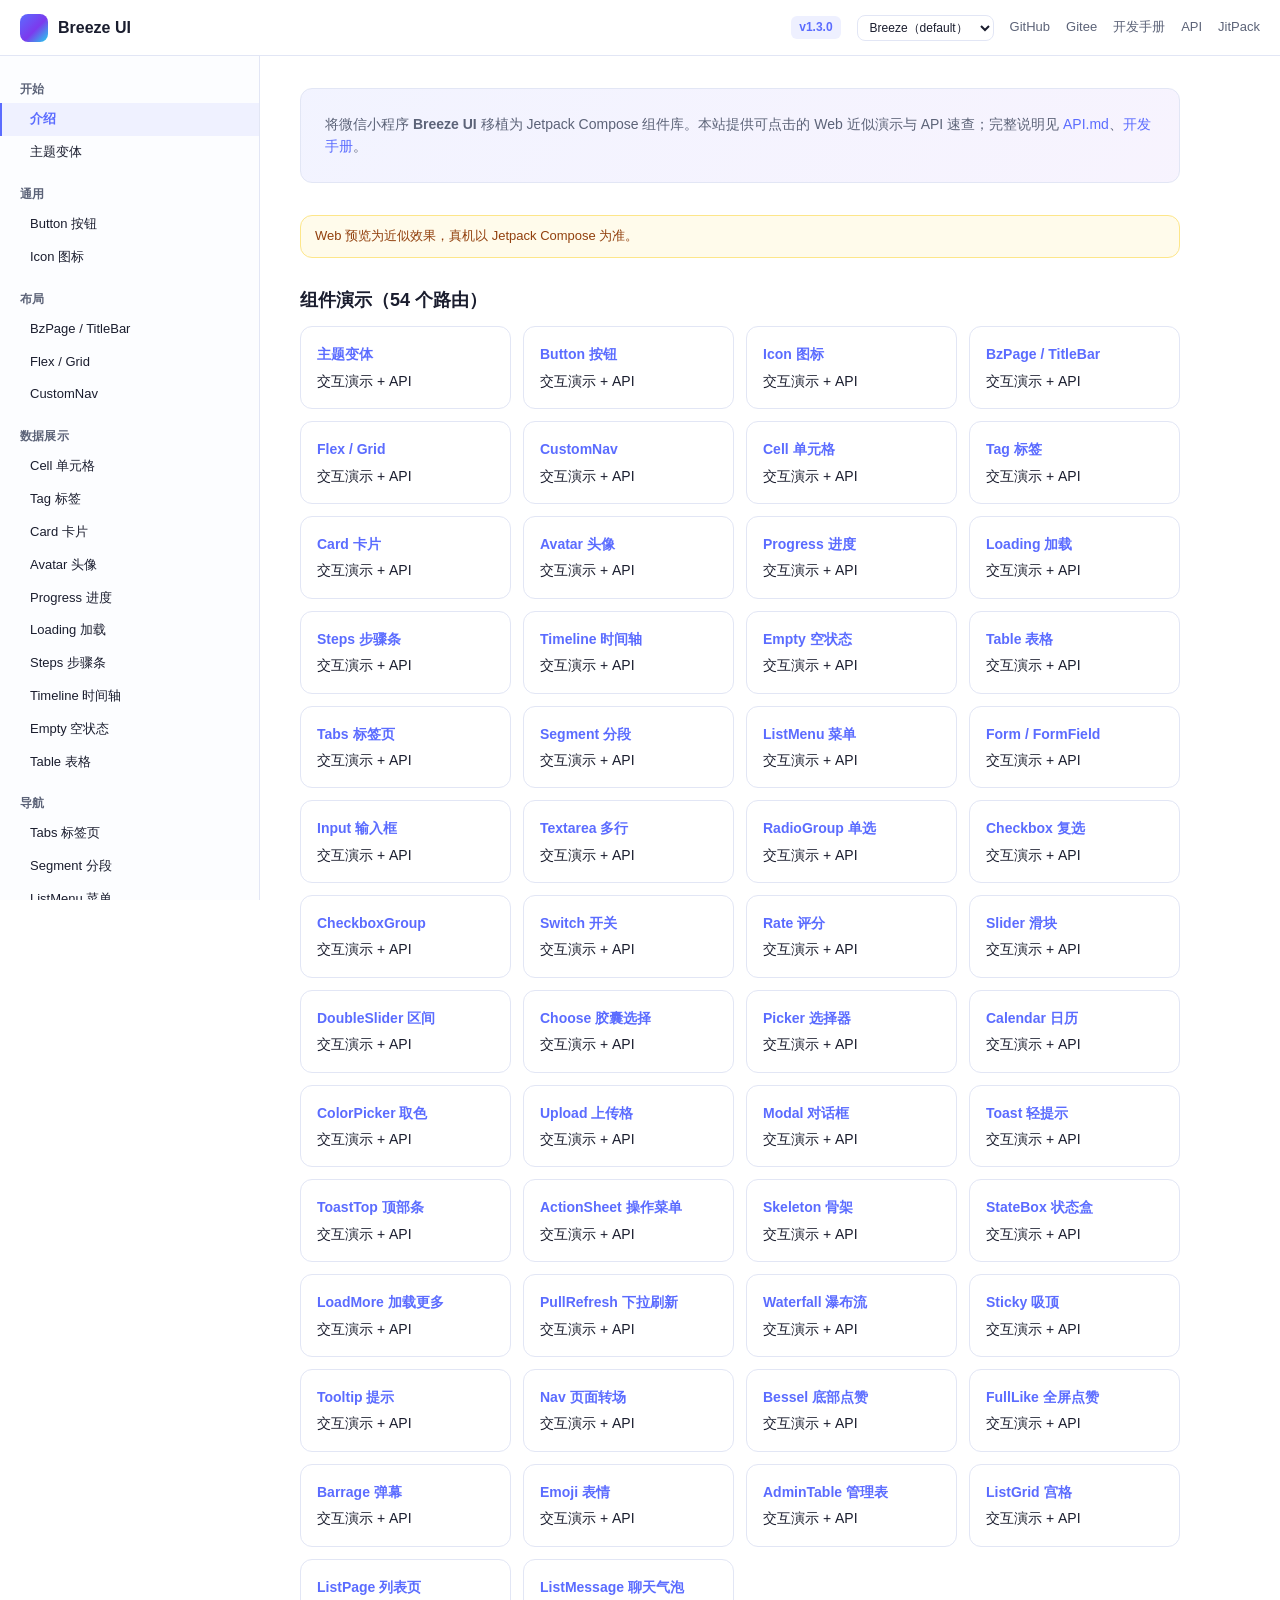
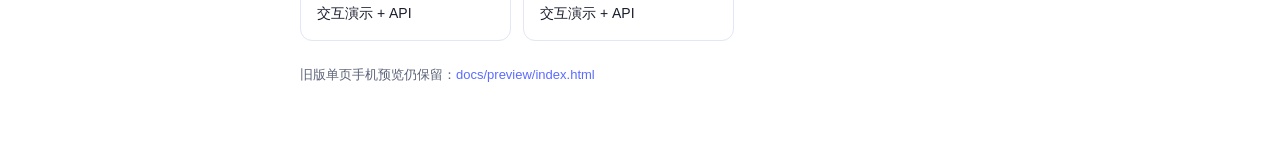
<file: docs/index.html>
<!DOCTYPE html>
<html lang="zh-CN">
<head>
  <meta charset="UTF-8" />
  <meta name="viewport" content="width=device-width, initial-scale=1" />
  <meta http-equiv="refresh" content="0; url=./site/" />
  <title>Breeze UI For Android — 组件文档</title>
  <link rel="canonical" href="./site/" />
</head>
<body>
  <p>正在打开组件文档站…若未自动跳转，请 <a href="./site/">点击这里</a>。</p>
</body>
</html>
</file>
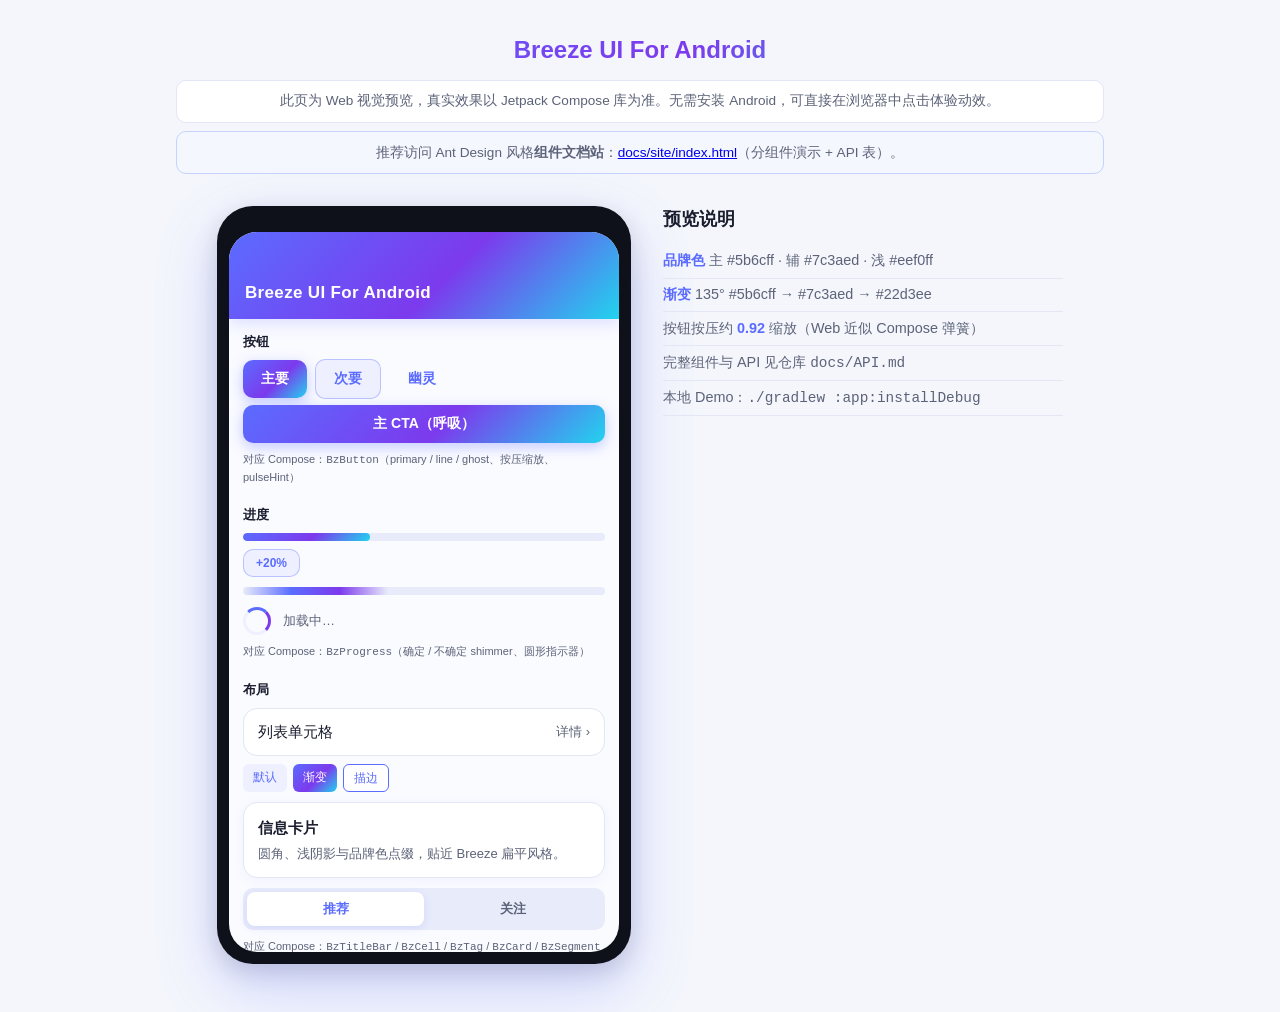
<file: docs/preview/index.html>
<!DOCTYPE html>
<html lang="zh-CN">
<head>
  <meta charset="UTF-8" />
  <meta name="viewport" content="width=device-width, initial-scale=1" />
  <title>Breeze UI For Android — 效果预览</title>
  <style>
    :root {
      --primary: #5b6cff;
      --secondary: #7c3aed;
      --accent: #22d3ee;
      --light: #eef0ff;
      --text: #1a1d2e;
      --text-muted: #5c6378;
      --border: #e2e6f5;
      --phone-w: 390px;
      --radius: 14px;
      --gradient: linear-gradient(135deg, #5b6cff 0%, #7c3aed 55%, #22d3ee 100%);
    }

    * { box-sizing: border-box; margin: 0; padding: 0; }

    body {
      font-family: -apple-system, BlinkMacSystemFont, "Segoe UI", "PingFang SC", "Hiragino Sans GB",
        "Microsoft YaHei", sans-serif;
      background: #f4f6fc;
      color: var(--text);
      line-height: 1.5;
      min-height: 100vh;
    }

    .page-header {
      text-align: center;
      padding: 2rem 1rem 1rem;
      max-width: 960px;
      margin: 0 auto;
    }

    .page-header h1 {
      font-size: 1.5rem;
      font-weight: 700;
      background: var(--gradient);
      -webkit-background-clip: text;
      background-clip: text;
      color: transparent;
    }

    .notice {
      margin-top: 0.75rem;
      padding: 0.65rem 1rem;
      background: #fff;
      border: 1px solid var(--border);
      border-radius: 10px;
      font-size: 0.85rem;
      color: var(--text-muted);
    }

    .layout {
      display: flex;
      flex-wrap: wrap;
      gap: 2rem;
      justify-content: center;
      align-items: flex-start;
      padding: 1rem 1rem 3rem;
      max-width: 1100px;
      margin: 0 auto;
    }

    /* Phone frame */
    .phone-shell {
      flex-shrink: 0;
      width: calc(var(--phone-w) + 24px);
      padding: 12px;
      background: #0f111a;
      border-radius: 36px;
      box-shadow: 0 24px 60px rgba(91, 108, 255, 0.25), 0 8px 24px rgba(0, 0, 0, 0.15);
    }

    .phone-notch {
      width: 120px;
      height: 28px;
      background: #0f111a;
      border-radius: 0 0 18px 18px;
      margin: 0 auto -14px;
      position: relative;
      z-index: 2;
    }

    .phone-screen {
      width: var(--phone-w);
      height: 720px;
      background: #fafbff;
      border-radius: 28px;
      overflow: hidden;
      overflow-y: auto;
      position: relative;
      scrollbar-width: thin;
    }

    .title-bar {
      background: var(--gradient);
      color: #fff;
      padding: 48px 16px 14px;
      font-size: 17px;
      font-weight: 600;
      letter-spacing: 0.02em;
      position: sticky;
      top: 0;
      z-index: 5;
      box-shadow: 0 4px 16px rgba(91, 108, 255, 0.2);
    }

    .screen-body { padding: 12px 14px 80px; }

    .section {
      margin-bottom: 20px;
    }

    .section-title {
      font-size: 13px;
      font-weight: 600;
      color: var(--text);
      margin-bottom: 8px;
    }

    .caption {
      font-size: 11px;
      color: var(--text-muted);
      margin-top: 8px;
    }

    /* Buttons */
    .btn-row { display: flex; flex-wrap: wrap; gap: 8px; align-items: center; }

    .bz-btn {
      border: none;
      cursor: pointer;
      font-size: 14px;
      font-weight: 600;
      padding: 10px 18px;
      border-radius: 10px;
      transition: transform 0.22s cubic-bezier(0.34, 1.56, 0.64, 1), box-shadow 0.2s, opacity 0.2s;
      transform: scale(1);
      user-select: none;
      -webkit-tap-highlight-color: transparent;
    }

    .bz-btn:active { transform: scale(0.92); }

    .bz-btn--primary {
      background: var(--gradient);
      color: #fff;
      box-shadow: 0 4px 14px rgba(91, 108, 255, 0.35);
    }

    .bz-btn--primary.pulse {
      animation: cta-pulse 2.2s ease-in-out infinite;
    }

    @keyframes cta-pulse {
      0%, 100% { transform: scale(1); box-shadow: 0 4px 14px rgba(91, 108, 255, 0.35); }
      50% { transform: scale(1.03); box-shadow: 0 6px 20px rgba(124, 58, 237, 0.45); }
    }

    .bz-btn--primary.pulse:active { animation: none; transform: scale(0.92); }

    .bz-btn--secondary {
      background: var(--light);
      color: var(--primary);
      border: 1.5px solid rgba(91, 108, 255, 0.35);
    }

    .bz-btn--ghost {
      background: transparent;
      color: var(--primary);
      border: 1.5px solid transparent;
    }

    .bz-btn--ghost:hover { background: rgba(238, 240, 255, 0.8); }

    .bz-btn--block { width: 100%; margin-top: 6px; }

    /* Progress */
    .progress-track {
      height: 8px;
      background: #e8ebfa;
      border-radius: 99px;
      overflow: hidden;
    }

    .progress-fill {
      height: 100%;
      width: 35%;
      background: var(--gradient);
      border-radius: 99px;
      transition: width 0.45s cubic-bezier(0.34, 1.2, 0.64, 1);
    }

    .progress-indeterminate {
      height: 8px;
      background: #e8ebfa;
      border-radius: 99px;
      overflow: hidden;
      position: relative;
    }

    .progress-indeterminate::after {
      content: "";
      position: absolute;
      inset: 0;
      width: 40%;
      background: linear-gradient(90deg, transparent, var(--primary), var(--secondary), transparent);
      animation: shimmer 1.4s ease-in-out infinite;
    }

    @keyframes shimmer {
      0% { transform: translateX(-120%); }
      100% { transform: translateX(320%); }
    }

    .spinner-wrap {
      display: flex;
      align-items: center;
      gap: 12px;
    }

    .spinner {
      width: 28px;
      height: 28px;
      border: 3px solid var(--light);
      border-top-color: var(--primary);
      border-right-color: var(--secondary);
      border-radius: 50%;
      animation: spin 0.85s linear infinite;
    }

    @keyframes spin { to { transform: rotate(360deg); } }

    /* Cells / list */
    .cell {
      display: flex;
      align-items: center;
      justify-content: space-between;
      padding: 12px 14px;
      background: #fff;
      border-radius: var(--radius);
      border: 1px solid var(--border);
      margin-bottom: 8px;
    }

    .cell-label { font-size: 15px; font-weight: 500; }
    .cell-value { font-size: 13px; color: var(--text-muted); }

    /* Tags */
    .tags { display: flex; flex-wrap: wrap; gap: 6px; }

    .tag {
      font-size: 12px;
      padding: 4px 10px;
      border-radius: 6px;
      font-weight: 500;
    }

    .tag--primary { background: var(--light); color: var(--primary); }
    .tag--gradient { background: var(--gradient); color: #fff; }
    .tag--outline { border: 1px solid var(--primary); color: var(--primary); background: #fff; }

    /* Card */
    .card {
      background: #fff;
      border-radius: var(--radius);
      border: 1px solid var(--border);
      padding: 14px;
      box-shadow: 0 2px 12px rgba(91, 108, 255, 0.06);
    }

    .card h3 { font-size: 15px; margin-bottom: 4px; }
    .card p { font-size: 13px; color: var(--text-muted); }

    /* Tabs */
    .tabs {
      display: flex;
      background: #e8ebfa;
      border-radius: 10px;
      padding: 4px;
      position: relative;
    }

    .tab-indicator {
      position: absolute;
      top: 4px;
      bottom: 4px;
      left: 4px;
      width: calc(50% - 4px);
      background: #fff;
      border-radius: 8px;
      box-shadow: 0 2px 8px rgba(91, 108, 255, 0.15);
      transition: transform 0.35s cubic-bezier(0.34, 1.2, 0.64, 1);
    }

    .tab-btn {
      flex: 1;
      border: none;
      background: transparent;
      padding: 8px;
      font-size: 13px;
      font-weight: 600;
      color: var(--text-muted);
      cursor: pointer;
      position: relative;
      z-index: 1;
      transition: color 0.25s;
    }

    .tab-btn.active { color: var(--primary); }

    /* Switch & checkbox */
    .form-row {
      display: flex;
      align-items: center;
      justify-content: space-between;
      padding: 10px 0;
    }

    .switch {
      width: 48px;
      height: 28px;
      background: #d1d5e8;
      border-radius: 99px;
      position: relative;
      cursor: pointer;
      transition: background 0.25s;
    }

    .switch.on { background: var(--primary); }

    .switch-knob {
      width: 22px;
      height: 22px;
      background: #fff;
      border-radius: 50%;
      position: absolute;
      top: 3px;
      left: 3px;
      transition: transform 0.3s cubic-bezier(0.34, 1.2, 0.64, 1);
      box-shadow: 0 2px 6px rgba(0, 0, 0, 0.12);
    }

    .switch.on .switch-knob { transform: translateX(20px); }

    .checkbox {
      width: 22px;
      height: 22px;
      border: 2px solid #c5cbe0;
      border-radius: 6px;
      cursor: pointer;
      display: flex;
      align-items: center;
      justify-content: center;
      transition: border-color 0.2s, background 0.2s;
    }

    .checkbox.checked {
      background: var(--gradient);
      border-color: transparent;
    }

    .checkbox.checked::after {
      content: "✓";
      color: #fff;
      font-size: 14px;
      font-weight: 700;
    }

    /* Bessel / like */
    .like-area {
      position: relative;
      text-align: center;
      padding: 16px 0 8px;
    }

    .like-btn {
      width: 56px;
      height: 56px;
      border-radius: 50%;
      border: none;
      background: var(--light);
      font-size: 26px;
      cursor: pointer;
      transition: transform 0.22s cubic-bezier(0.34, 1.56, 0.64, 1);
    }

    .like-btn:active { transform: scale(0.92); }

    .heart-burst {
      position: absolute;
      pointer-events: none;
      font-size: 18px;
      animation: float-heart 0.9s ease-out forwards;
      opacity: 0;
    }

    @keyframes float-heart {
      0% { opacity: 1; transform: translate(0, 0) scale(0.6); }
      100% { opacity: 0; transform: translate(var(--dx), var(--dy)) scale(1.1); }
    }

    /* Side legend */
    .legend {
      flex: 1;
      min-width: 260px;
      max-width: 400px;
    }

    .legend h2 { font-size: 1.1rem; margin-bottom: 0.75rem; }
    .legend ul { list-style: none; font-size: 0.9rem; color: var(--text-muted); }
    .legend li { padding: 0.35rem 0; border-bottom: 1px solid var(--border); }
    .legend li strong { color: var(--primary); }

    @media (max-width: 900px) {
      .legend { max-width: var(--phone-w); }
    }
  </style>
</head>
<body>
  <header class="page-header">
    <h1>Breeze UI For Android</h1>
    <p class="notice">此页为 Web 视觉预览，真实效果以 Jetpack Compose 库为准。无需安装 Android，可直接在浏览器中点击体验动效。</p>
    <p class="notice" style="margin-top:0.5rem;border-color:#c7d2fe;background:#f5f7ff">
      推荐访问 Ant Design 风格<strong>组件文档站</strong>：<a href="../site/index.html">docs/site/index.html</a>（分组件演示 + API 表）。
    </p>
  </header>

  <div class="layout">
    <div class="phone-shell">
      <div class="phone-notch" aria-hidden="true"></div>
      <div class="phone-screen" id="phone">
        <div class="title-bar">Breeze UI For Android</div>
        <div class="screen-body">
          <section class="section">
            <div class="section-title">按钮</div>
            <div class="btn-row">
              <button type="button" class="bz-btn bz-btn--primary pulse" data-press>主要</button>
              <button type="button" class="bz-btn bz-btn--secondary" data-press>次要</button>
              <button type="button" class="bz-btn bz-btn--ghost" data-press>幽灵</button>
            </div>
            <button type="button" class="bz-btn bz-btn--primary bz-btn--block pulse" data-press>主 CTA（呼吸）</button>
            <p class="caption">对应 Compose：<code>BzButton</code>（primary / line / ghost、按压缩放、pulseHint）</p>
          </section>

          <section class="section">
            <div class="section-title">进度</div>
            <div class="progress-track"><div class="progress-fill" id="progressFill"></div></div>
            <button type="button" class="bz-btn bz-btn--secondary" style="margin-top:8px;font-size:12px;padding:6px 12px" id="progressAdd">+20%</button>
            <div class="progress-indeterminate" style="margin-top:10px"></div>
            <div class="spinner-wrap" style="margin-top:12px">
              <div class="spinner" aria-hidden="true"></div>
              <span style="font-size:13px;color:var(--text-muted)">加载中…</span>
            </div>
            <p class="caption">对应 Compose：<code>BzProgress</code>（确定 / 不确定 shimmer、圆形指示器）</p>
          </section>

          <section class="section">
            <div class="section-title">布局</div>
            <div class="cell">
              <span class="cell-label">列表单元格</span>
              <span class="cell-value">详情 ›</span>
            </div>
            <div class="tags" style="margin-bottom:10px">
              <span class="tag tag--primary">默认</span>
              <span class="tag tag--gradient">渐变</span>
              <span class="tag tag--outline">描边</span>
            </div>
            <div class="card">
              <h3>信息卡片</h3>
              <p>圆角、浅阴影与品牌色点缀，贴近 Breeze 扁平风格。</p>
            </div>
            <div class="tabs" id="tabs" style="margin-top:10px">
              <div class="tab-indicator" id="tabIndicator"></div>
              <button type="button" class="tab-btn active" data-tab="0">推荐</button>
              <button type="button" class="tab-btn" data-tab="1">关注</button>
            </div>
            <p class="caption">对应 Compose：<code>BzTitleBar</code> / <code>BzCell</code> / <code>BzTag</code> / <code>BzCard</code> / <code>BzSegment</code></p>
          </section>

          <section class="section">
            <div class="section-title">表单</div>
            <div class="form-row">
              <span>推送通知</span>
              <div class="switch on" id="switchEl" role="switch" aria-checked="true" tabindex="0">
                <div class="switch-knob"></div>
              </div>
            </div>
            <div class="form-row">
              <span>同意协议</span>
              <div class="checkbox" id="checkEl" role="checkbox" aria-checked="false" tabindex="0"></div>
            </div>
            <p class="caption">对应 Compose：<code>BzSwitch</code> / <code>BzCheckbox</code></p>
          </section>

          <section class="section like-area" id="likeArea">
            <div class="section-title">点赞 / Bessel</div>
            <button type="button" class="like-btn" id="likeBtn" aria-label="点赞">♥</button>
            <p class="caption">对应 Compose：<code>BzBessel</code> / <code>BzFullLike</code> 路径与粒子动效</p>
          </section>
        </div>
      </div>
    </div>

    <aside class="legend">
      <h2>预览说明</h2>
      <ul>
        <li><strong>品牌色</strong> 主 #5b6cff · 辅 #7c3aed · 浅 #eef0ff</li>
        <li><strong>渐变</strong> 135° #5b6cff → #7c3aed → #22d3ee</li>
        <li>按钮按压约 <strong>0.92</strong> 缩放（Web 近似 Compose 弹簧）</li>
        <li>完整组件与 API 见仓库 <code>docs/API.md</code></li>
        <li>本地 Demo：<code>./gradlew :app:installDebug</code></li>
      </ul>
    </aside>
  </div>

  <script>
    (function () {
      document.querySelectorAll("[data-press]").forEach(function (btn) {
        btn.addEventListener("pointerdown", function () {
          btn.style.transform = "scale(0.92)";
        });
        btn.addEventListener("pointerup", function () {
          btn.style.transform = "";
        });
        btn.addEventListener("pointerleave", function () {
          btn.style.transform = "";
        });
      });

      var progress = 0.35;
      var fill = document.getElementById("progressFill");
      document.getElementById("progressAdd").addEventListener("click", function () {
        progress = Math.min(1, progress + 0.2);
        fill.style.width = progress * 100 + "%";
      });

      var tabs = document.getElementById("tabs");
      var indicator = document.getElementById("tabIndicator");
      tabs.querySelectorAll(".tab-btn").forEach(function (btn) {
        btn.addEventListener("click", function () {
          var idx = parseInt(btn.getAttribute("data-tab"), 10);
          tabs.querySelectorAll(".tab-btn").forEach(function (b) {
            b.classList.toggle("active", b === btn);
          });
          indicator.style.transform = "translateX(" + idx * 100 + "%)";
        });
      });

      var switchEl = document.getElementById("switchEl");
      switchEl.addEventListener("click", function () {
        var on = switchEl.classList.toggle("on");
        switchEl.setAttribute("aria-checked", on ? "true" : "false");
      });

      var checkEl = document.getElementById("checkEl");
      checkEl.addEventListener("click", function () {
        var checked = checkEl.classList.toggle("checked");
        checkEl.setAttribute("aria-checked", checked ? "true" : "false");
      });

      var likeArea = document.getElementById("likeArea");
      var likeBtn = document.getElementById("likeBtn");
      var hearts = ["♥", "❤", "💜", "✨"];

      likeBtn.addEventListener("click", function (e) {
        for (var i = 0; i < 8; i++) {
          var h = document.createElement("span");
          h.className = "heart-burst";
          h.textContent = hearts[i % hearts.length];
          var angle = (Math.PI * 2 * i) / 8 + Math.random() * 0.5;
          var dist = 40 + Math.random() * 50;
          h.style.setProperty("--dx", Math.cos(angle) * dist + "px");
          h.style.setProperty("--dy", Math.sin(angle) * dist - 30 + "px");
          h.style.left = "50%";
          h.style.top = "42%";
          likeArea.appendChild(h);
          setTimeout(function (el) {
            return function () {
              el.remove();
            };
          }(h), 950);
        }
        likeBtn.style.background = "linear-gradient(135deg,#5b6cff,#7c3aed)";
        likeBtn.style.color = "#fff";
        setTimeout(function () {
          likeBtn.style.background = "";
          likeBtn.style.color = "";
        }, 400);
      });
    })();
  </script>
</body>
</html>
</file>
